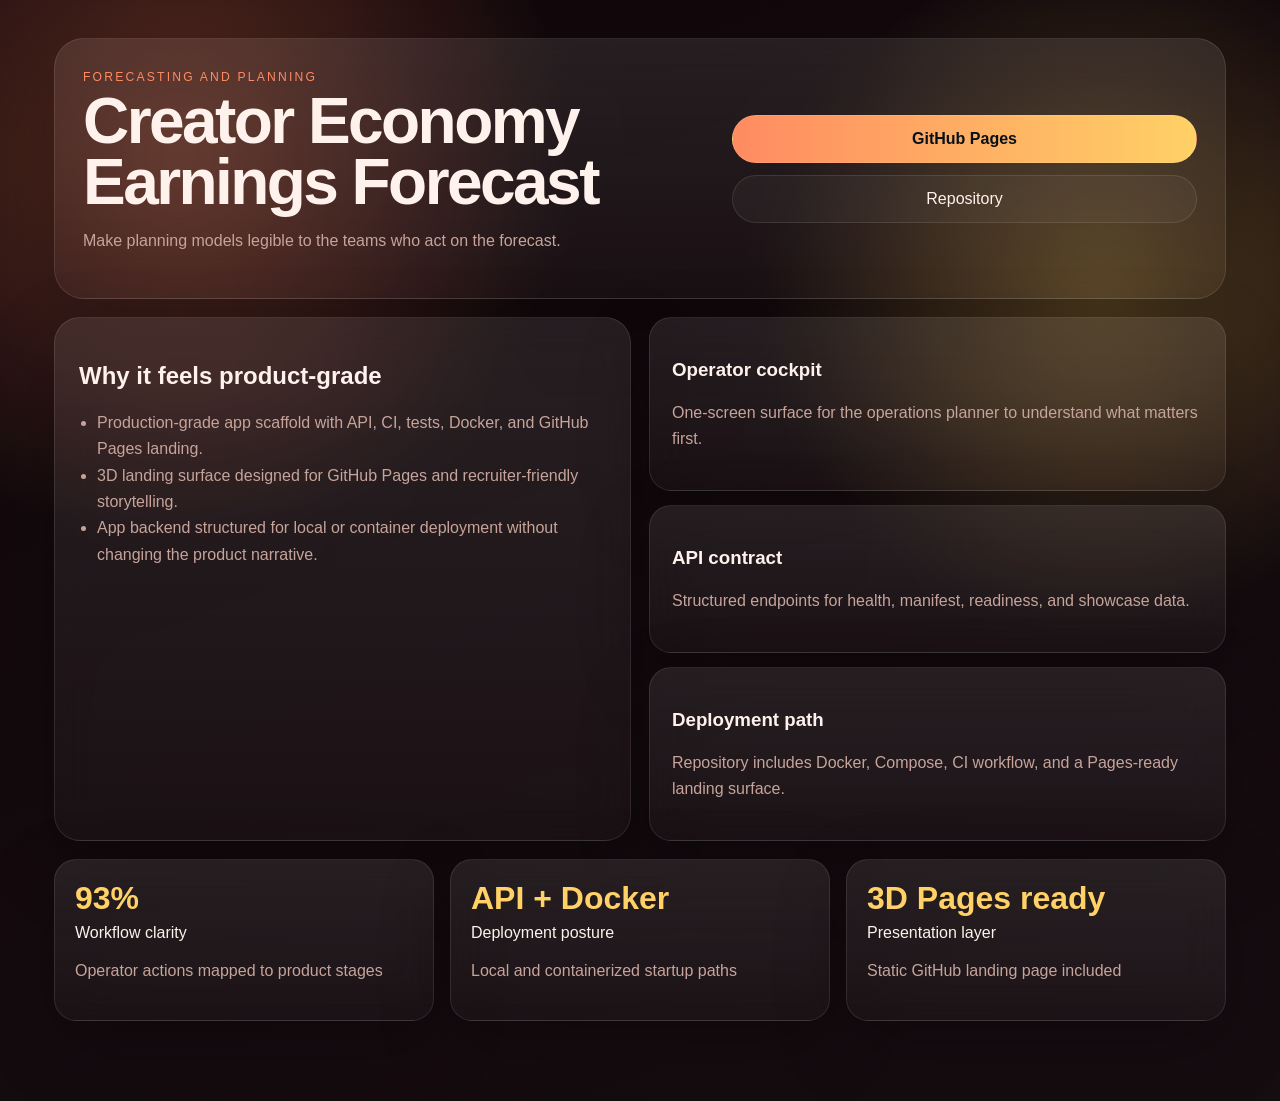
<file: docs/index.html>
<!DOCTYPE html>
<html lang="en">
<head>
  <meta charset="UTF-8" />
  <meta name="viewport" content="width=device-width, initial-scale=1.0" />
  <title>Creator Economy Earnings Forecast Landing</title>
  <link rel="stylesheet" href="landing.css" />
</head>
<body>
  <div class="scene" id="scene">
    <div class="backdrop"></div>
    <main class="deck">
      <section class="hero-card glass">
        <div>
          <span class="eyebrow">Forecasting and planning</span>
          <h1>Creator Economy Earnings Forecast</h1>
          <p>Make planning models legible to the teams who act on the forecast.</p>
        </div>
        <nav class="cta-stack">
          <a class="cta primary" href="https://r-behera.github.io/creator-economy-earnings-forecast/">GitHub Pages</a>
          <a class="cta" href="https://github.com/R-behera/creator-economy-earnings-forecast">Repository</a>
        </nav>
      </section>
      <section class="orbit-grid">
        <div class="glass panel large">
          <h2>Why it feels product-grade</h2>
          <ul><li>Production-grade app scaffold with API, CI, tests, Docker, and GitHub Pages landing.</li><li>3D landing surface designed for GitHub Pages and recruiter-friendly storytelling.</li><li>App backend structured for local or container deployment without changing the product narrative.</li></ul>
        </div>
        <div id="cards" class="card-stack"></div>
      </section>
      <section class="metrics-row" id="metrics"></section>
    </main>
  </div>
  <script>window.PROJECT_MANIFEST = {"slug": "creator-economy-earnings-forecast", "title": "Creator Economy Earnings Forecast", "summary": "![Demo Screenshot](demo/screenshot.png)", "domain": "Forecasting and planning", "audience": "operations planner", "promise": "Make planning models legible to the teams who act on the forecast.", "hero": ["Production-grade app scaffold with API, CI, tests, Docker, and GitHub Pages landing.", "3D landing surface designed for GitHub Pages and recruiter-friendly storytelling.", "App backend structured for local or container deployment without changing the product narrative."], "kpis": [{"label": "Workflow clarity", "value": "93%", "note": "Operator actions mapped to product stages"}, {"label": "Deployment posture", "value": "API + Docker", "note": "Local and containerized startup paths"}, {"label": "Presentation layer", "value": "3D Pages ready", "note": "Static GitHub landing page included"}], "stages": ["ingest", "validate", "analyze", "decide", "monitor"], "cards": [{"title": "Operator cockpit", "body": "One-screen surface for the operations planner to understand what matters first."}, {"title": "API contract", "body": "Structured endpoints for health, manifest, readiness, and showcase data."}, {"title": "Deployment path", "body": "Repository includes Docker, Compose, CI workflow, and a Pages-ready landing surface."}], "scene": "glass-atlas", "theme": {"bg": "#10070a", "surface": "#1b1116", "ink": "#fff2ec", "muted": "#c7a49b", "accent": "#ff8b61", "accent2": "#ffd166"}, "pages_url": "https://r-behera.github.io/creator-economy-earnings-forecast/", "api_examples": {"health": {"status": "ok", "project": "creator-economy-earnings-forecast"}, "readiness": {"api": "ready", "landing_page": "docs/index.html", "container": "Dockerfile present"}, "signals": [{"name": "Decision coverage", "status": "strong", "detail": "App and landing narrative aligned"}, {"name": "Operator context", "status": "strong", "detail": "Primary user anchored as operations planner"}, {"name": "Delivery path", "status": "ready", "detail": "Pages + containerized app scaffold generated"}]}};</script>
  <script src="landing.js"></script>
</body>
</html>
</file>
<file: docs/landing.css>
:root{--bg:#10070a;--surface:#1b1116;--ink:#fff2ec;--muted:#c7a49b;--accent:#ff8b61;--accent2:#ffd166;--rx:0deg;--ry:0deg;}*{box-sizing:border-box}html,body{margin:0;min-height:100%;font-family:Inter,Segoe UI,sans-serif;background:var(--bg);color:var(--ink)}.scene{min-height:100vh;overflow:hidden;position:relative;transform-style:preserve-3d;perspective:1600px}.backdrop{position:absolute;inset:-10%;background:radial-gradient(circle at 20% 20%,color-mix(in srgb,var(--accent) 30%, transparent),transparent 24%),radial-gradient(circle at 80% 30%,color-mix(in srgb,var(--accent2) 28%, transparent),transparent 22%),linear-gradient(160deg,var(--bg),color-mix(in srgb,var(--surface) 78%, black));filter:saturate(1.15)}.deck{position:relative;z-index:2;max-width:1220px;margin:0 auto;padding:38px 24px 80px;transform:rotateX(var(--rx)) rotateY(var(--ry));transition:transform .12s ease-out}.glass{background:linear-gradient(180deg,rgba(255,255,255,.09),rgba(255,255,255,.03));border:1px solid rgba(255,255,255,.1);backdrop-filter:blur(22px);box-shadow:0 24px 70px rgba(0,0,0,.28)}.hero-card{display:grid;grid-template-columns:1.15fr .85fr;gap:20px;padding:28px;border-radius:30px;margin-bottom:18px}.eyebrow{letter-spacing:.18em;text-transform:uppercase;font-size:.76rem;color:var(--accent)}h1{font-size:clamp(2.4rem,5vw,4.8rem);line-height:.94;margin:.4rem 0 1rem;letter-spacing:-.04em}p,li{color:var(--muted);line-height:1.65}.cta-stack{display:flex;flex-direction:column;justify-content:center;gap:12px}.cta{display:inline-flex;justify-content:center;padding:14px 18px;border-radius:999px;text-decoration:none;color:var(--ink);border:1px solid rgba(255,255,255,.1);background:rgba(255,255,255,.04)}.primary{background:linear-gradient(90deg,var(--accent),var(--accent2));color:#07111b;font-weight:700}.orbit-grid{display:grid;grid-template-columns:1fr 1fr;gap:18px;margin-bottom:18px}.panel.large{padding:24px;border-radius:26px}.card-stack{display:grid;gap:14px}.flip{padding:22px;border-radius:22px;transform:translateZ(var(--z))}.metrics-row{display:grid;grid-template-columns:repeat(3,minmax(0,1fr));gap:16px}.metric{padding:20px;border-radius:22px}.metric strong{display:block;font-size:2rem;color:var(--accent2);margin-bottom:.4rem}ul{padding-left:18px;margin:14px 0 0}@media(max-width:980px){.hero-card,.orbit-grid,.metrics-row{grid-template-columns:1fr}.deck{padding:22px 16px 60px}}
</file>
